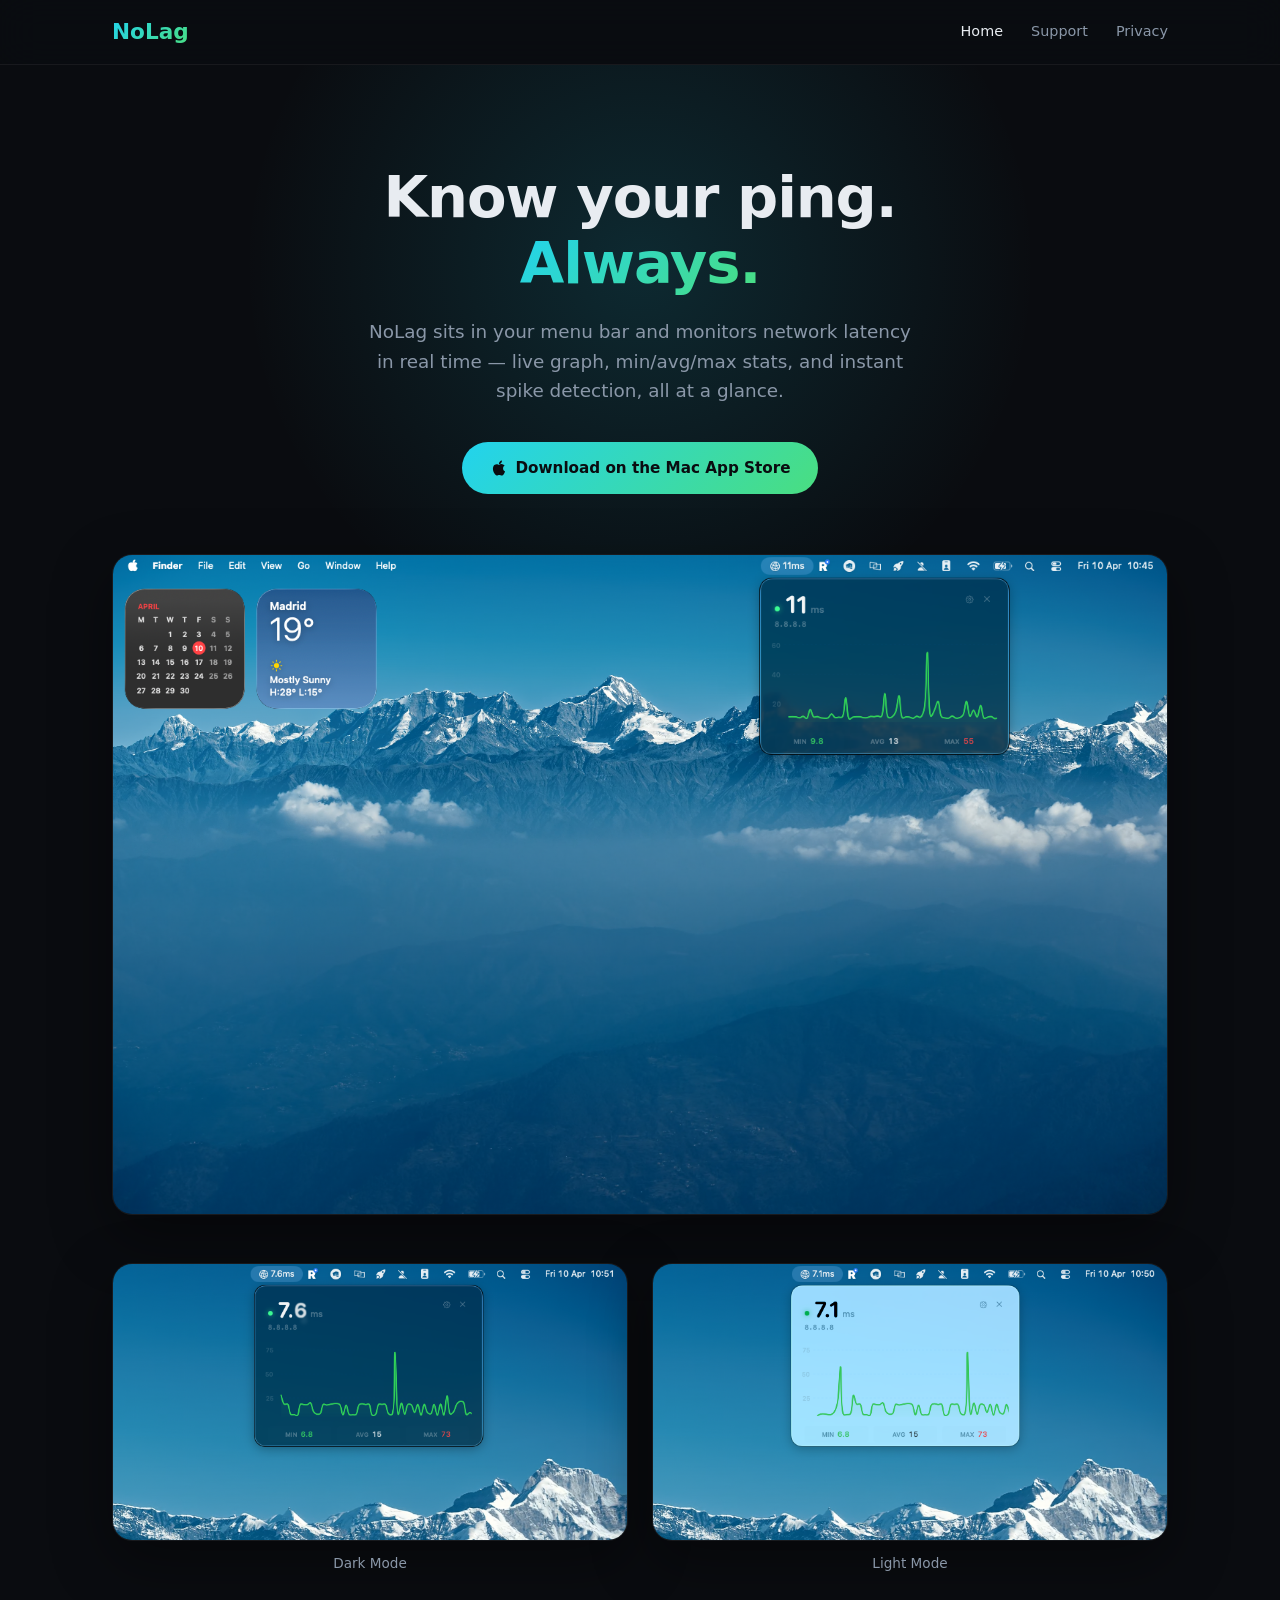
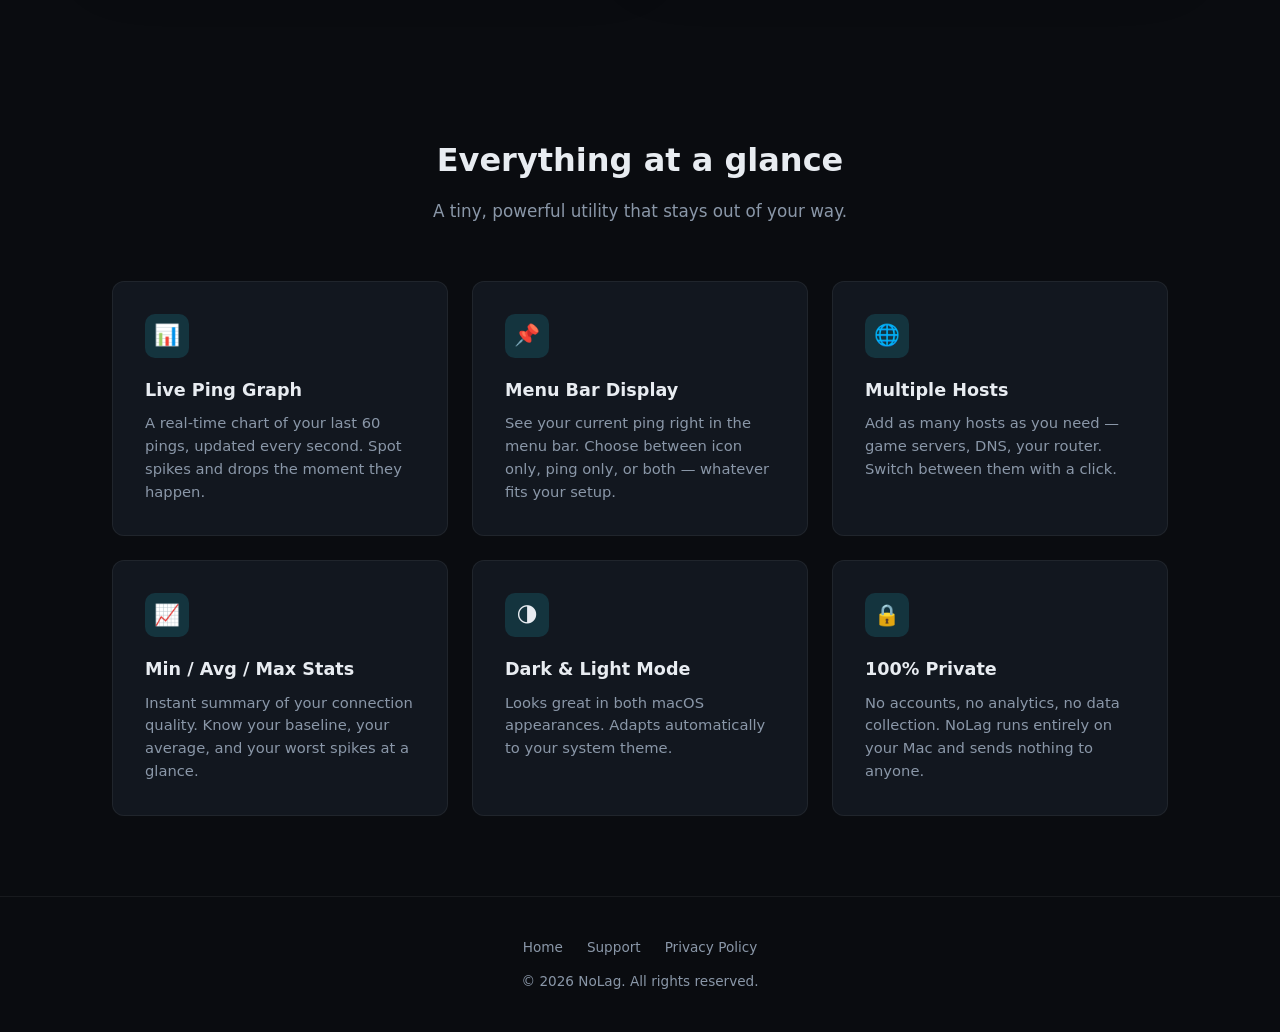
<file: nolag/index.html>
<!DOCTYPE html>
<html lang="en">
<head>
  <meta charset="UTF-8">
  <meta name="viewport" content="width=device-width, initial-scale=1.0">
  <title>NoLag — Real-Time Ping Monitor for Your Mac Menu Bar</title>
  <meta name="description" content="NoLag lives in your menu bar and shows your network latency in real time. Live ping graph, min/avg/max stats, multiple hosts, dark and light mode. Lightweight and private.">
  <link rel="stylesheet" href="css/style.css">
</head>
<body>

<!-- Nav -->
<nav class="nav">
  <div class="nav-inner">
    <a href="/nolag/" class="nav-logo"><span>NoLag</span></a>
    <div class="nav-links">
      <a href="/nolag/" class="active">Home</a>
      <a href="/nolag/support">Support</a>
      <a href="/nolag/privacy">Privacy</a>
    </div>
  </div>
</nav>

<!-- Hero -->
<section class="hero">
  <h1>Know your ping.<br><span class="gradient">Always.</span></h1>
  <p>NoLag sits in your menu bar and monitors network latency in real time — live graph, min/avg/max stats, and instant spike detection, all at a glance.</p>
  <div class="hero-cta">
    <a href="https://apps.apple.com/app/nolag" class="btn btn-primary">
      <svg width="18" height="18" viewBox="0 0 24 24" fill="currentColor"><path d="M18.71 19.5c-.83 1.24-1.71 2.45-3.05 2.47-1.34.03-1.77-.79-3.29-.79-1.53 0-2 .77-3.27.82-1.31.05-2.3-1.32-3.14-2.53C4.25 17 2.94 12.45 4.7 9.39c.87-1.52 2.43-2.48 4.12-2.51 1.28-.02 2.5.87 3.29.87.78 0 2.26-1.07 3.8-.91.65.03 2.47.26 3.64 1.98-.09.06-2.17 1.28-2.15 3.81.03 3.02 2.65 4.03 2.68 4.04-.03.07-.42 1.44-1.38 2.83M13 3.5c.73-.83 1.94-1.46 2.94-1.5.13 1.17-.34 2.35-1.04 3.19-.69.85-1.83 1.51-2.95 1.42-.15-1.15.41-2.35 1.05-3.11z"/></svg>
      Download on the Mac App Store
    </a>
  </div>
</section>

<!-- Screenshots -->
<section class="screenshots">
  <div class="screenshot-card">
    <img src="images/screenshot.png" alt="NoLag menu bar ping monitor showing a live latency graph with min, avg, and max stats on a macOS desktop" loading="lazy">
  </div>
  <div class="screenshot-pair">
    <div>
      <div class="screenshot-card">
        <img src="images/dark.png" alt="NoLag popover in dark mode showing 7.6ms ping with a live graph and min/avg/max stats" loading="lazy">
      </div>
      <p class="screenshot-label">Dark Mode</p>
    </div>
    <div>
      <div class="screenshot-card">
        <img src="images/light.png" alt="NoLag popover in light mode showing 7.1ms ping with a live graph and min/avg/max stats" loading="lazy">
      </div>
      <p class="screenshot-label">Light Mode</p>
    </div>
  </div>
</section>

<!-- Features -->
<section class="features">
  <div class="features-heading">
    <h2>Everything at a glance</h2>
    <p>A tiny, powerful utility that stays out of your way.</p>
  </div>
  <div class="features-grid">
    <div class="feature-card">
      <div class="feature-icon">📊</div>
      <h3>Live Ping Graph</h3>
      <p>A real-time chart of your last 60 pings, updated every second. Spot spikes and drops the moment they happen.</p>
    </div>
    <div class="feature-card">
      <div class="feature-icon">📌</div>
      <h3>Menu Bar Display</h3>
      <p>See your current ping right in the menu bar. Choose between icon only, ping only, or both — whatever fits your setup.</p>
    </div>
    <div class="feature-card">
      <div class="feature-icon">🌐</div>
      <h3>Multiple Hosts</h3>
      <p>Add as many hosts as you need — game servers, DNS, your router. Switch between them with a click.</p>
    </div>
    <div class="feature-card">
      <div class="feature-icon">📈</div>
      <h3>Min / Avg / Max Stats</h3>
      <p>Instant summary of your connection quality. Know your baseline, your average, and your worst spikes at a glance.</p>
    </div>
    <div class="feature-card">
      <div class="feature-icon">🌗</div>
      <h3>Dark &amp; Light Mode</h3>
      <p>Looks great in both macOS appearances. Adapts automatically to your system theme.</p>
    </div>
    <div class="feature-card">
      <div class="feature-icon">🔒</div>
      <h3>100% Private</h3>
      <p>No accounts, no analytics, no data collection. NoLag runs entirely on your Mac and sends nothing to anyone.</p>
    </div>
  </div>
</section>

<!-- Footer -->
<footer class="footer">
  <div class="footer-inner">
    <div class="footer-links">
      <a href="/nolag/">Home</a>
      <a href="/nolag/support">Support</a>
      <a href="/nolag/privacy">Privacy Policy</a>
    </div>
    <p>&copy; 2026 NoLag. All rights reserved.</p>
  </div>
</footer>

</body>
</html>
</file>
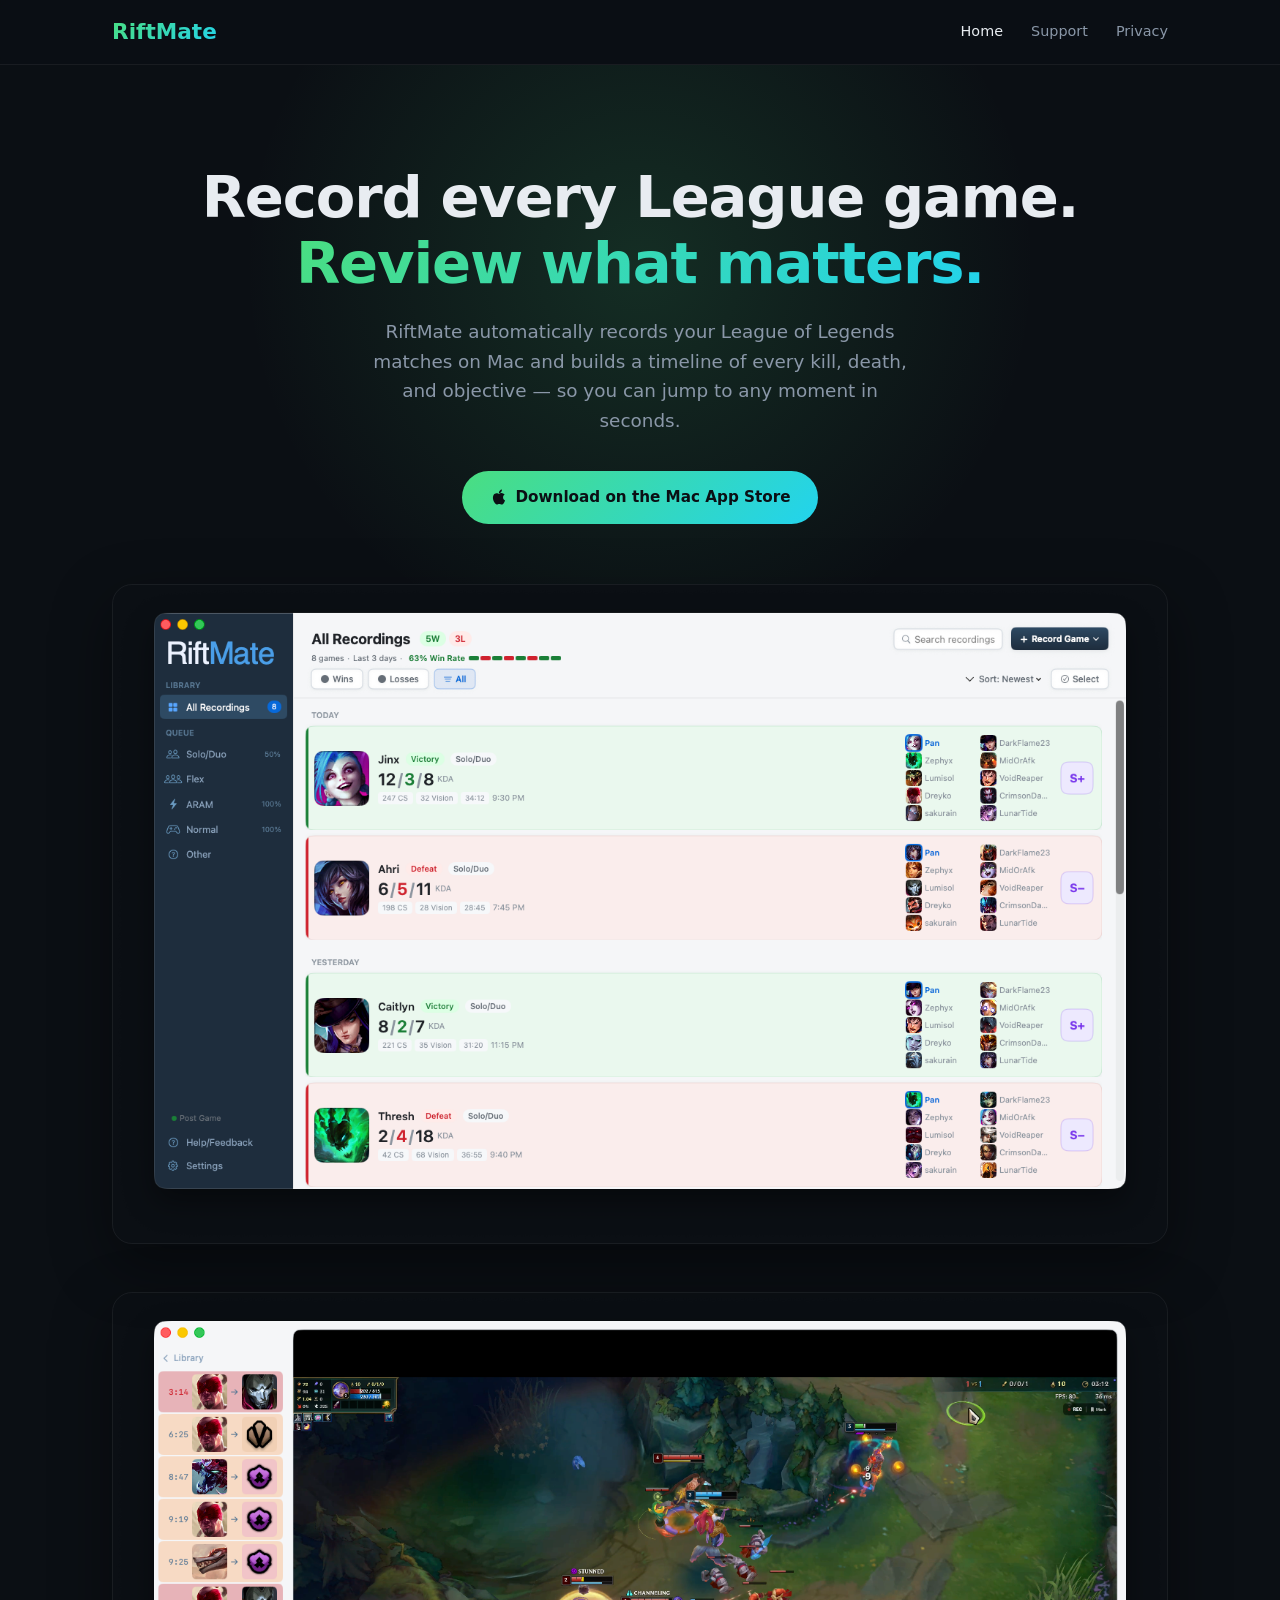
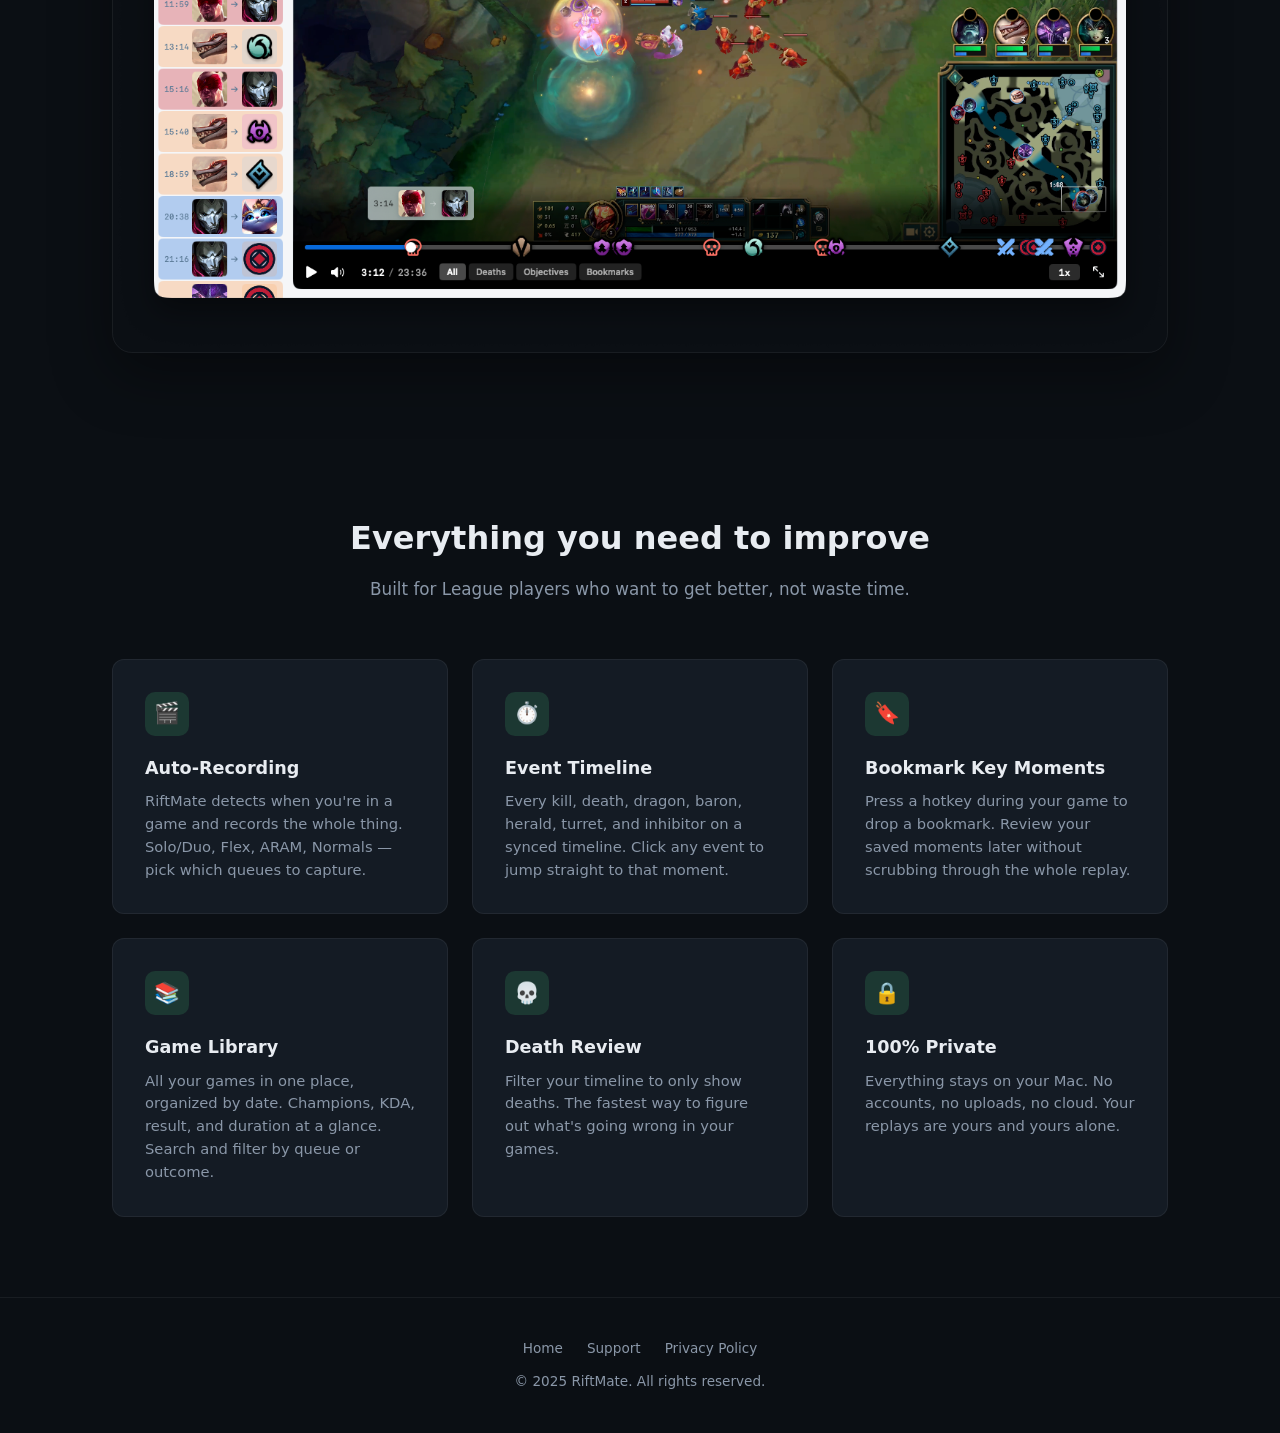
<file: riftmate/index.html>
<!DOCTYPE html>
<html lang="en">
<head>
  <meta charset="UTF-8">
  <meta name="viewport" content="width=device-width, initial-scale=1.0">
  <title>RiftMate — Record & Review Your League of Legends Games on Mac</title>
  <meta name="description" content="RiftMate automatically records your League of Legends games on Mac. Jump to kills, deaths, dragons, and barons instantly. Review your games, fix mistakes, climb ranked.">
  <link rel="stylesheet" href="css/style.css">
  <link rel="icon" type="image/png" href="images/favicon.png">
</head>
<body>

<!-- Nav -->
<nav class="nav">
  <div class="nav-inner">
    <a href="/riftmate/" class="nav-logo"><span>RiftMate</span></a>
    <div class="nav-links">
      <a href="/riftmate/" class="active">Home</a>
      <a href="/riftmate/support">Support</a>
      <a href="/riftmate/privacy">Privacy</a>
    </div>
  </div>
</nav>

<!-- Hero -->
<section class="hero">
  <h1>Record every League game.<br><span class="gradient">Review what matters.</span></h1>
  <p>RiftMate automatically records your League of Legends matches on Mac and builds a timeline of every kill, death, and objective — so you can jump to any moment in seconds.</p>
  <div class="hero-cta">
    <a href="https://apps.apple.com/app/riftmate" class="btn btn-primary">
      <svg width="18" height="18" viewBox="0 0 24 24" fill="currentColor"><path d="M18.71 19.5c-.83 1.24-1.71 2.45-3.05 2.47-1.34.03-1.77-.79-3.29-.79-1.53 0-2 .77-3.27.82-1.31.05-2.3-1.32-3.14-2.53C4.25 17 2.94 12.45 4.7 9.39c.87-1.52 2.43-2.48 4.12-2.51 1.28-.02 2.5.87 3.29.87.78 0 2.26-1.07 3.8-.91.65.03 2.47.26 3.64 1.98-.09.06-2.17 1.28-2.15 3.81.03 3.02 2.65 4.03 2.68 4.04-.03.07-.42 1.44-1.38 2.83M13 3.5c.73-.83 1.94-1.46 2.94-1.5.13 1.17-.34 2.35-1.04 3.19-.69.85-1.83 1.51-2.95 1.42-.15-1.15.41-2.35 1.05-3.11z"/></svg>
      Download on the Mac App Store
    </a>
  </div>
</section>

<!-- Screenshots -->
<section class="screenshots">
  <div class="screenshot-card">
    <img src="images/screenshot-library.png" alt="RiftMate game library showing recorded League of Legends matches with KDA, champions, and team compositions" loading="lazy">
  </div>
  <div class="screenshot-card">
    <img src="images/screenshot-replay.png" alt="RiftMate replay player with event timeline showing kills, deaths, and objectives during a League game" loading="lazy">
  </div>
</section>

<!-- Features -->
<section class="features">
  <div class="features-heading">
    <h2>Everything you need to improve</h2>
    <p>Built for League players who want to get better, not waste time.</p>
  </div>
  <div class="features-grid">
    <div class="feature-card">
      <div class="feature-icon">🎬</div>
      <h3>Auto-Recording</h3>
      <p>RiftMate detects when you're in a game and records the whole thing. Solo/Duo, Flex, ARAM, Normals — pick which queues to capture.</p>
    </div>
    <div class="feature-card">
      <div class="feature-icon">⏱️</div>
      <h3>Event Timeline</h3>
      <p>Every kill, death, dragon, baron, herald, turret, and inhibitor on a synced timeline. Click any event to jump straight to that moment.</p>
    </div>
    <div class="feature-card">
      <div class="feature-icon">🔖</div>
      <h3>Bookmark Key Moments</h3>
      <p>Press a hotkey during your game to drop a bookmark. Review your saved moments later without scrubbing through the whole replay.</p>
    </div>
    <div class="feature-card">
      <div class="feature-icon">📚</div>
      <h3>Game Library</h3>
      <p>All your games in one place, organized by date. Champions, KDA, result, and duration at a glance. Search and filter by queue or outcome.</p>
    </div>
    <div class="feature-card">
      <div class="feature-icon">💀</div>
      <h3>Death Review</h3>
      <p>Filter your timeline to only show deaths. The fastest way to figure out what's going wrong in your games.</p>
    </div>
    <div class="feature-card">
      <div class="feature-icon">🔒</div>
      <h3>100% Private</h3>
      <p>Everything stays on your Mac. No accounts, no uploads, no cloud. Your replays are yours and yours alone.</p>
    </div>
  </div>
</section>

<!-- Footer -->
<footer class="footer">
  <div class="footer-inner">
    <div class="footer-links">
      <a href="/riftmate/">Home</a>
      <a href="/riftmate/support">Support</a>
      <a href="/riftmate/privacy">Privacy Policy</a>
    </div>
    <p>&copy; 2025 RiftMate. All rights reserved.</p>
  </div>
</footer>

</body>
</html>
</file>
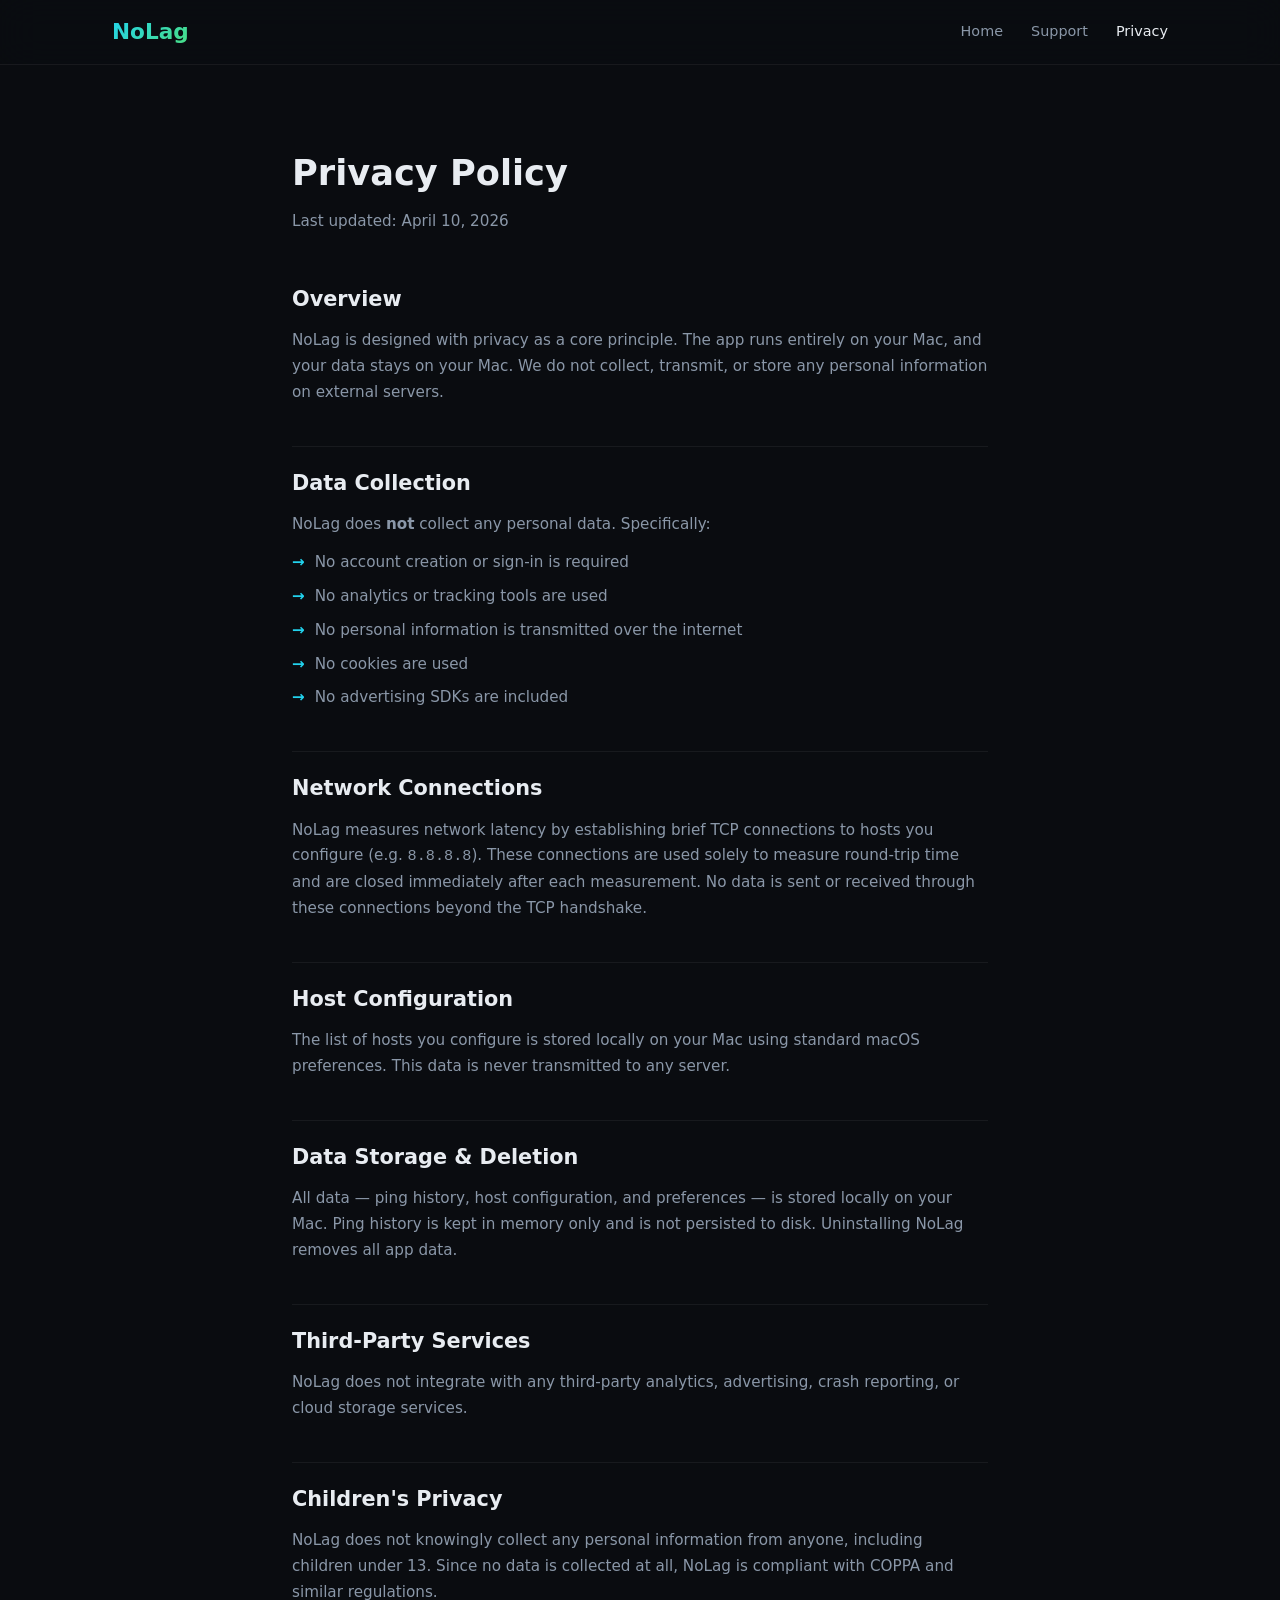
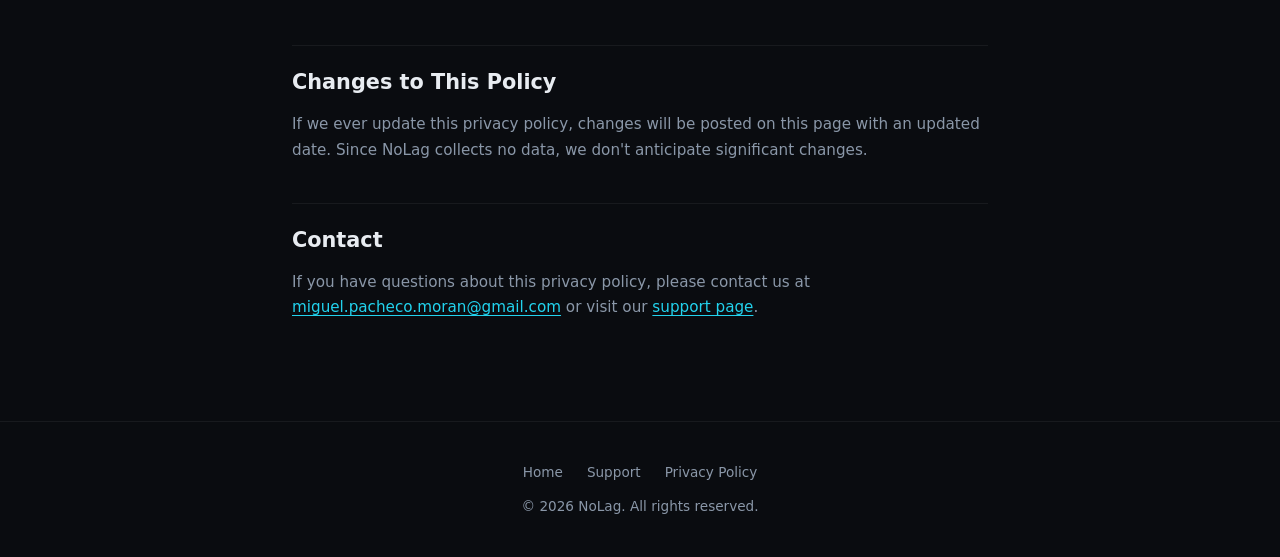
<file: nolag/privacy/index.html>
<!DOCTYPE html>
<html lang="en">
<head>
  <meta charset="UTF-8">
  <meta name="viewport" content="width=device-width, initial-scale=1.0">
  <title>Privacy Policy — NoLag</title>
  <meta name="description" content="NoLag privacy policy. Learn how NoLag handles your data — spoiler: everything stays on your Mac.">
  <link rel="stylesheet" href="../css/style.css">
</head>
<body>

<!-- Nav -->
<nav class="nav">
  <div class="nav-inner">
    <a href="/nolag/" class="nav-logo"><span>NoLag</span></a>
    <div class="nav-links">
      <a href="/nolag/">Home</a>
      <a href="/nolag/support">Support</a>
      <a href="/nolag/privacy" class="active">Privacy</a>
    </div>
  </div>
</nav>

<!-- Content -->
<main class="page-content">
  <h1>Privacy Policy</h1>
  <p class="subtitle">Last updated: April 10, 2026</p>

  <h2>Overview</h2>
  <p>NoLag is designed with privacy as a core principle. The app runs entirely on your Mac, and your data stays on your Mac. We do not collect, transmit, or store any personal information on external servers.</p>

  <h2>Data Collection</h2>
  <p>NoLag does <strong>not</strong> collect any personal data. Specifically:</p>
  <ul>
    <li>No account creation or sign-in is required</li>
    <li>No analytics or tracking tools are used</li>
    <li>No personal information is transmitted over the internet</li>
    <li>No cookies are used</li>
    <li>No advertising SDKs are included</li>
  </ul>

  <h2>Network Connections</h2>
  <p>NoLag measures network latency by establishing brief TCP connections to hosts you configure (e.g. <code>8.8.8.8</code>). These connections are used solely to measure round-trip time and are closed immediately after each measurement. No data is sent or received through these connections beyond the TCP handshake.</p>

  <h2>Host Configuration</h2>
  <p>The list of hosts you configure is stored locally on your Mac using standard macOS preferences. This data is never transmitted to any server.</p>

  <h2>Data Storage &amp; Deletion</h2>
  <p>All data — ping history, host configuration, and preferences — is stored locally on your Mac. Ping history is kept in memory only and is not persisted to disk. Uninstalling NoLag removes all app data.</p>

  <h2>Third-Party Services</h2>
  <p>NoLag does not integrate with any third-party analytics, advertising, crash reporting, or cloud storage services.</p>

  <h2>Children's Privacy</h2>
  <p>NoLag does not knowingly collect any personal information from anyone, including children under 13. Since no data is collected at all, NoLag is compliant with COPPA and similar regulations.</p>

  <h2>Changes to This Policy</h2>
  <p>If we ever update this privacy policy, changes will be posted on this page with an updated date. Since NoLag collects no data, we don't anticipate significant changes.</p>

  <h2>Contact</h2>
  <p>If you have questions about this privacy policy, please contact us at <a href="mailto:miguel.pacheco.moran@gmail.com">miguel.pacheco.moran@gmail.com</a> or visit our <a href="/nolag/support">support page</a>.</p>
</main>

<!-- Footer -->
<footer class="footer">
  <div class="footer-inner">
    <div class="footer-links">
      <a href="/nolag/">Home</a>
      <a href="/nolag/support">Support</a>
      <a href="/nolag/privacy">Privacy Policy</a>
    </div>
    <p>&copy; 2026 NoLag. All rights reserved.</p>
  </div>
</footer>

</body>
</html>
</file>
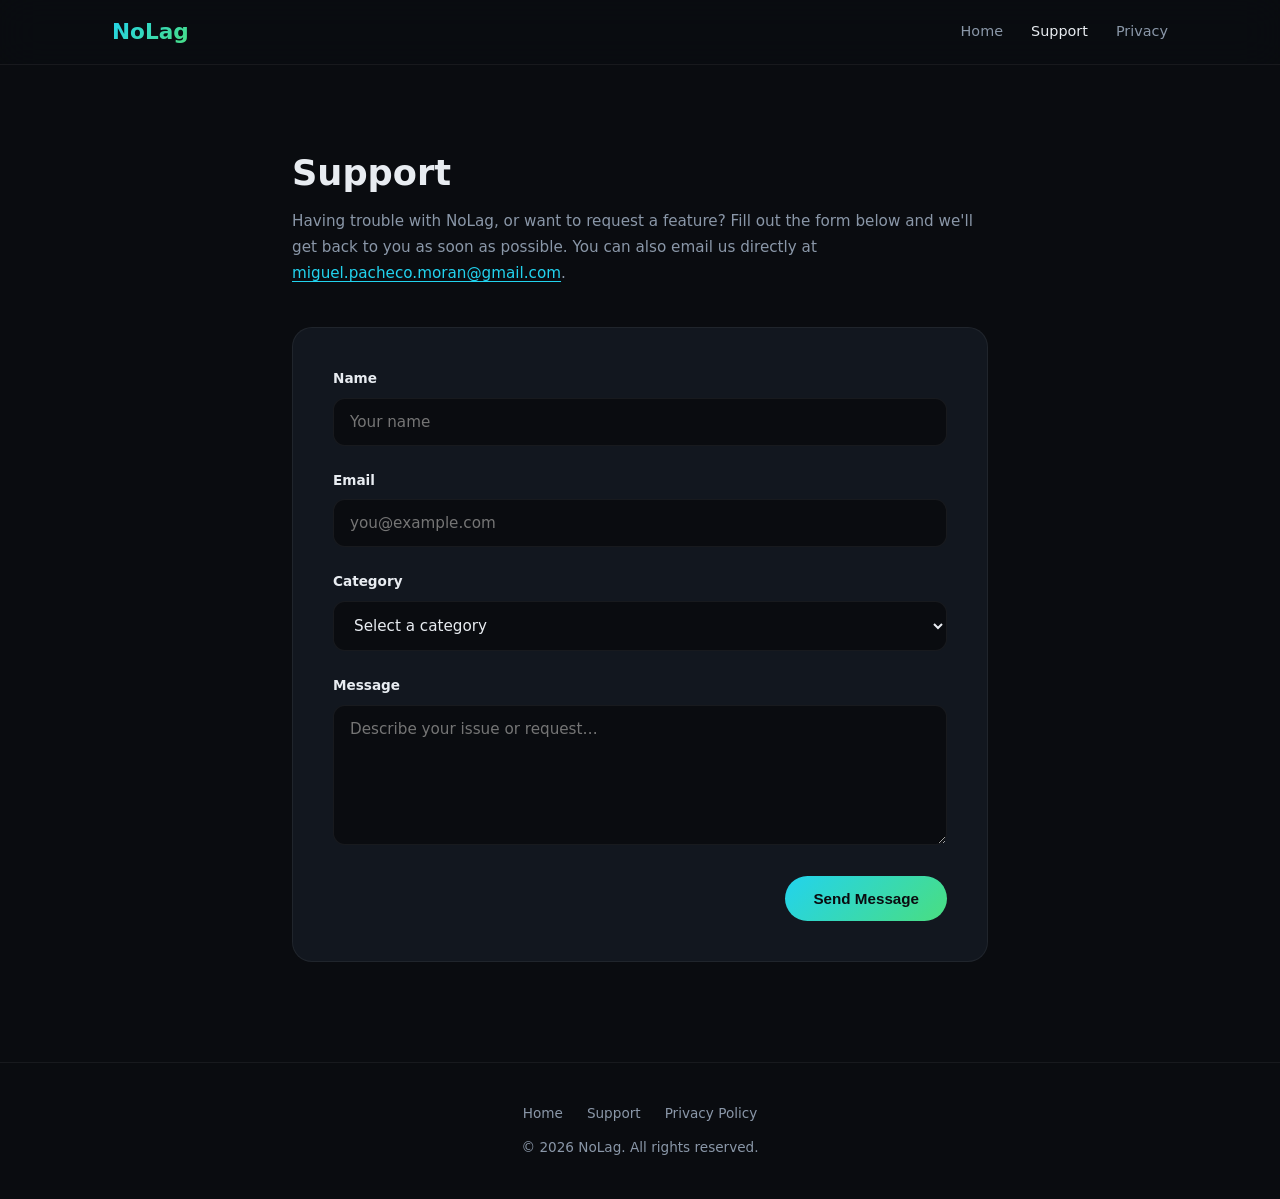
<file: nolag/support/index.html>
<!DOCTYPE html>
<html lang="en">
<head>
  <meta charset="UTF-8">
  <meta name="viewport" content="width=device-width, initial-scale=1.0">
  <title>Support — NoLag</title>
  <meta name="description" content="Get help with NoLag. Report bugs, ask questions, or request features.">
  <link rel="stylesheet" href="../css/style.css">
</head>
<body>

<!-- Nav -->
<nav class="nav">
  <div class="nav-inner">
    <a href="/nolag/" class="nav-logo"><span>NoLag</span></a>
    <div class="nav-links">
      <a href="/nolag/">Home</a>
      <a href="/nolag/support" class="active">Support</a>
      <a href="/nolag/privacy">Privacy</a>
    </div>
  </div>
</nav>

<!-- Content -->
<main class="page-content">
  <h1>Support</h1>
  <p class="support-intro">
    Having trouble with NoLag, or want to request a feature? Fill out the form below and we'll get back to you as soon as possible. You can also email us directly at <a href="mailto:miguel.pacheco.moran@gmail.com">miguel.pacheco.moran@gmail.com</a>.
  </p>

  <form class="support-form" action="https://formsubmit.co/miguel.pacheco.moran@gmail.com" method="POST">
    <!-- Honeypot spam protection -->
    <input type="text" name="_honey" style="display:none">
    <!-- Disable captcha page -->
    <input type="hidden" name="_captcha" value="false">
    <!-- Redirect after submission -->
    <input type="hidden" name="_next" value="https://miguel-mpm.github.io/nolag/support/thanks">
    <input type="hidden" name="_subject" value="NoLag Support Request">

    <div class="form-group">
      <label for="name">Name</label>
      <input type="text" id="name" name="name" placeholder="Your name" required>
    </div>

    <div class="form-group">
      <label for="email">Email</label>
      <input type="email" id="email" name="email" placeholder="you@example.com" required>
    </div>

    <div class="form-group">
      <label for="category">Category</label>
      <select id="category" name="category" required>
        <option value="" disabled selected>Select a category</option>
        <option value="bug">Bug Report</option>
        <option value="feature">Feature Request</option>
        <option value="question">General Question</option>
        <option value="other">Other</option>
      </select>
    </div>

    <div class="form-group">
      <label for="message">Message</label>
      <textarea id="message" name="message" placeholder="Describe your issue or request…" required></textarea>
    </div>

    <div class="form-submit">
      <button type="submit" class="btn btn-primary">Send Message</button>
    </div>
  </form>
</main>

<!-- Footer -->
<footer class="footer">
  <div class="footer-inner">
    <div class="footer-links">
      <a href="/nolag/">Home</a>
      <a href="/nolag/support">Support</a>
      <a href="/nolag/privacy">Privacy Policy</a>
    </div>
    <p>&copy; 2026 NoLag. All rights reserved.</p>
  </div>
</footer>

</body>
</html>
</file>
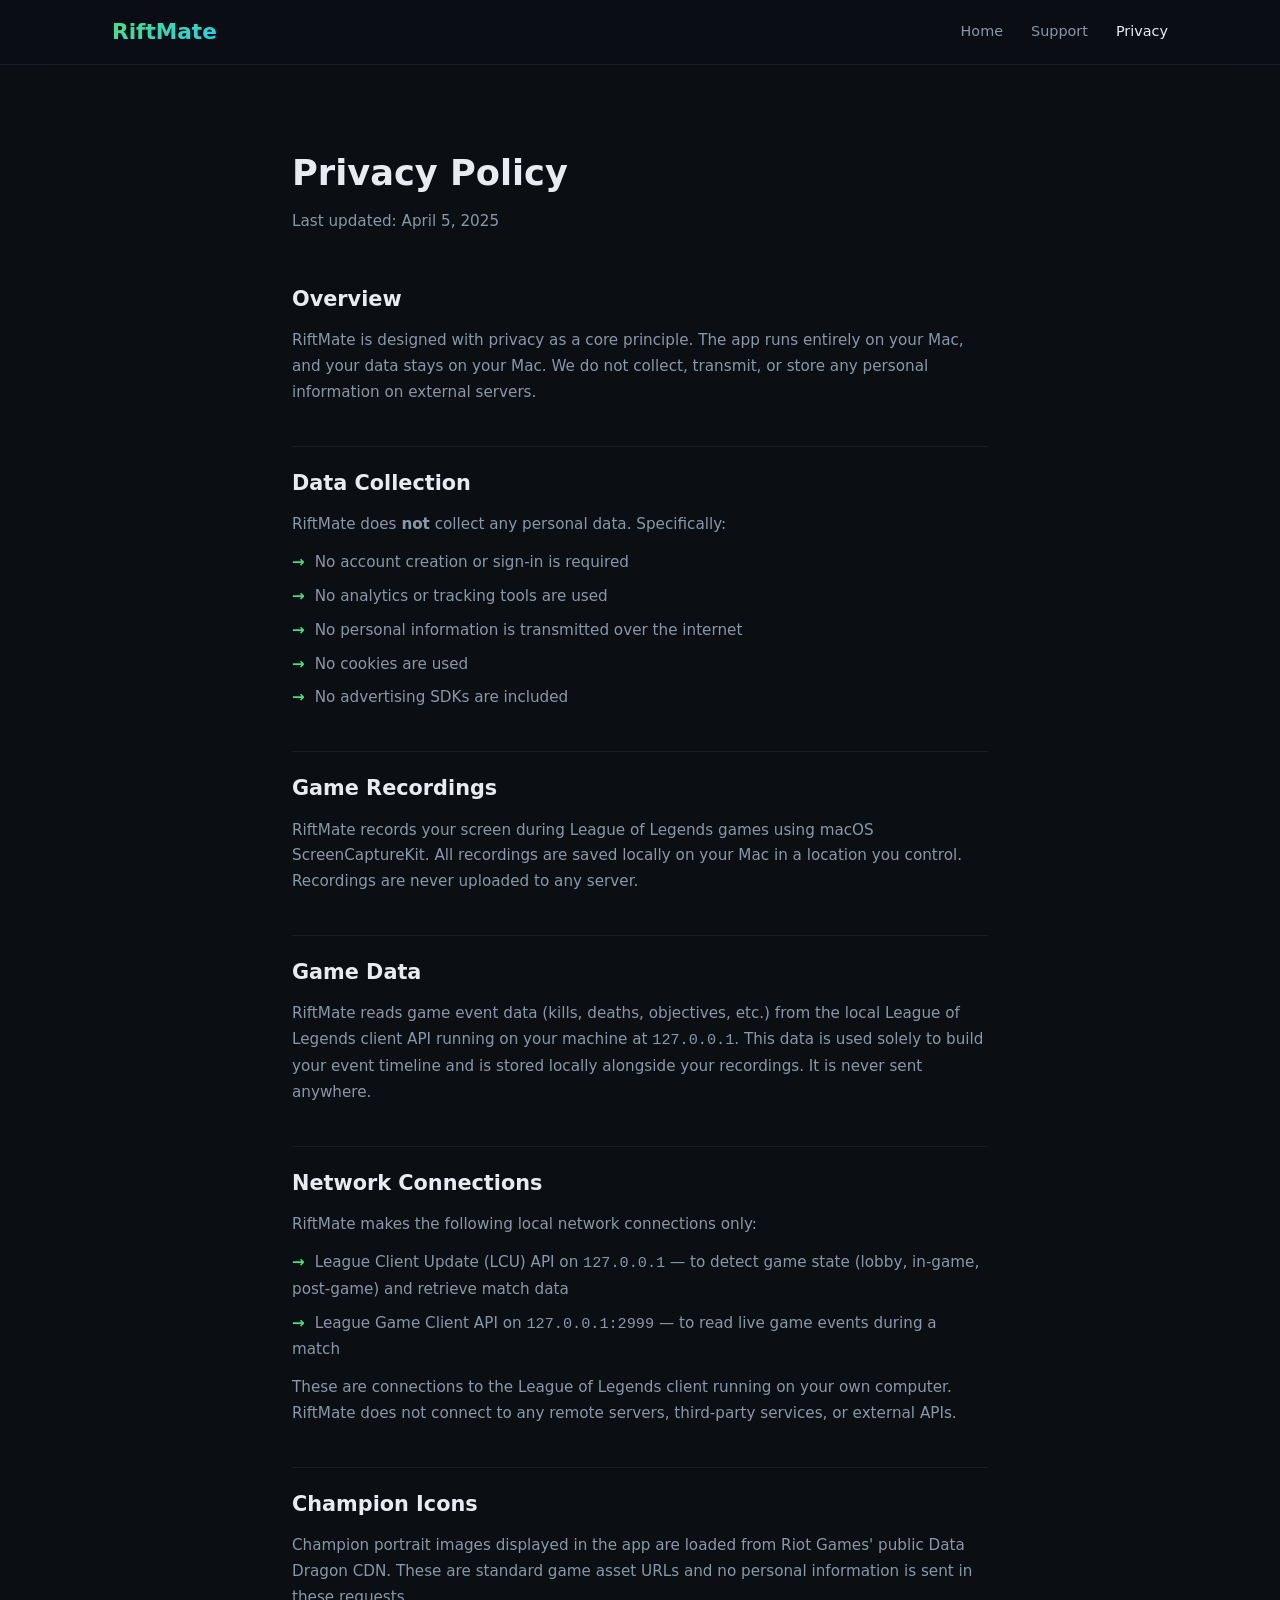
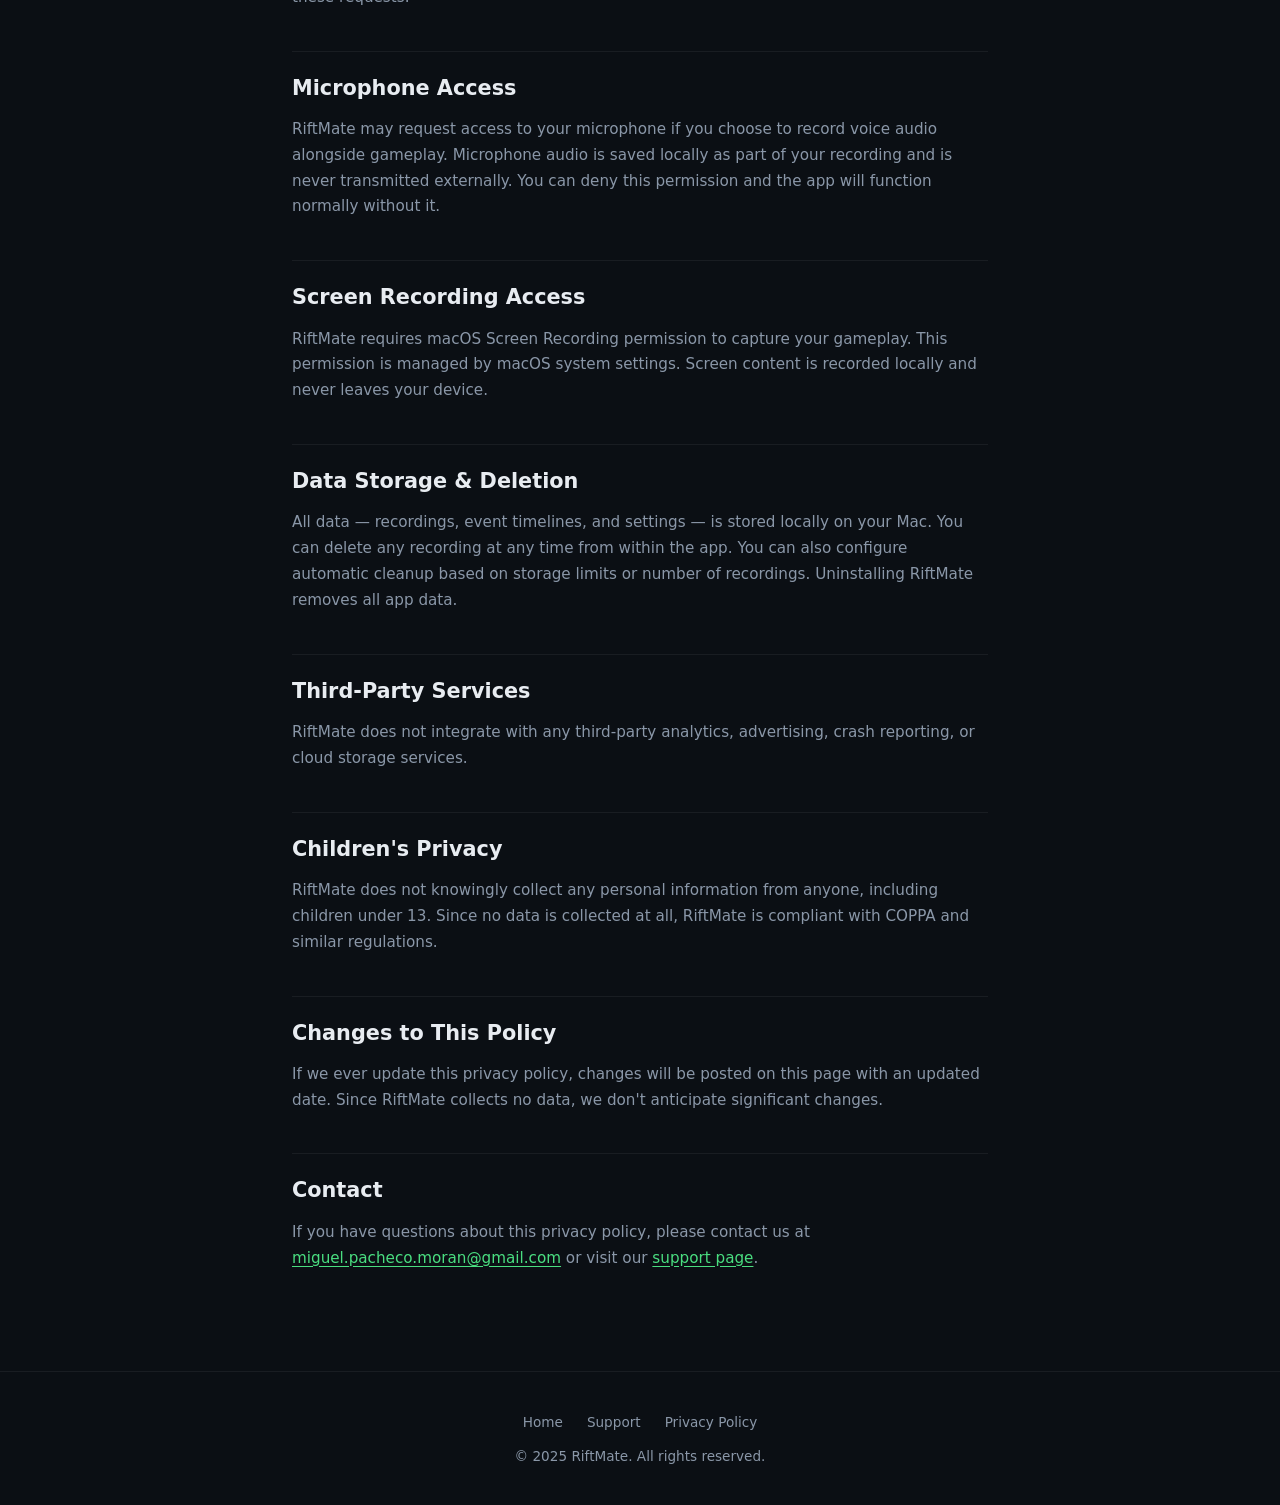
<file: riftmate/privacy/index.html>
<!DOCTYPE html>
<html lang="en">
<head>
  <meta charset="UTF-8">
  <meta name="viewport" content="width=device-width, initial-scale=1.0">
  <title>Privacy Policy — RiftMate</title>
  <meta name="description" content="RiftMate privacy policy. Learn how RiftMate handles your data — spoiler: everything stays on your Mac.">
  <link rel="stylesheet" href="../css/style.css">
  <link rel="icon" type="image/png" href="../images/favicon.png">
</head>
<body>

<!-- Nav -->
<nav class="nav">
  <div class="nav-inner">
    <a href="/riftmate/" class="nav-logo"><span>RiftMate</span></a>
    <div class="nav-links">
      <a href="/riftmate/">Home</a>
      <a href="/riftmate/support">Support</a>
      <a href="/riftmate/privacy" class="active">Privacy</a>
    </div>
  </div>
</nav>

<!-- Content -->
<main class="page-content">
  <h1>Privacy Policy</h1>
  <p class="subtitle">Last updated: April 5, 2025</p>

  <h2>Overview</h2>
  <p>RiftMate is designed with privacy as a core principle. The app runs entirely on your Mac, and your data stays on your Mac. We do not collect, transmit, or store any personal information on external servers.</p>

  <h2>Data Collection</h2>
  <p>RiftMate does <strong>not</strong> collect any personal data. Specifically:</p>
  <ul>
    <li>No account creation or sign-in is required</li>
    <li>No analytics or tracking tools are used</li>
    <li>No personal information is transmitted over the internet</li>
    <li>No cookies are used</li>
    <li>No advertising SDKs are included</li>
  </ul>

  <h2>Game Recordings</h2>
  <p>RiftMate records your screen during League of Legends games using macOS ScreenCaptureKit. All recordings are saved locally on your Mac in a location you control. Recordings are never uploaded to any server.</p>

  <h2>Game Data</h2>
  <p>RiftMate reads game event data (kills, deaths, objectives, etc.) from the local League of Legends client API running on your machine at <code>127.0.0.1</code>. This data is used solely to build your event timeline and is stored locally alongside your recordings. It is never sent anywhere.</p>

  <h2>Network Connections</h2>
  <p>RiftMate makes the following local network connections only:</p>
  <ul>
    <li>League Client Update (LCU) API on <code>127.0.0.1</code> — to detect game state (lobby, in-game, post-game) and retrieve match data</li>
    <li>League Game Client API on <code>127.0.0.1:2999</code> — to read live game events during a match</li>
  </ul>
  <p>These are connections to the League of Legends client running on your own computer. RiftMate does not connect to any remote servers, third-party services, or external APIs.</p>

  <h2>Champion Icons</h2>
  <p>Champion portrait images displayed in the app are loaded from Riot Games' public Data Dragon CDN. These are standard game asset URLs and no personal information is sent in these requests.</p>

  <h2>Microphone Access</h2>
  <p>RiftMate may request access to your microphone if you choose to record voice audio alongside gameplay. Microphone audio is saved locally as part of your recording and is never transmitted externally. You can deny this permission and the app will function normally without it.</p>

  <h2>Screen Recording Access</h2>
  <p>RiftMate requires macOS Screen Recording permission to capture your gameplay. This permission is managed by macOS system settings. Screen content is recorded locally and never leaves your device.</p>

  <h2>Data Storage &amp; Deletion</h2>
  <p>All data — recordings, event timelines, and settings — is stored locally on your Mac. You can delete any recording at any time from within the app. You can also configure automatic cleanup based on storage limits or number of recordings. Uninstalling RiftMate removes all app data.</p>

  <h2>Third-Party Services</h2>
  <p>RiftMate does not integrate with any third-party analytics, advertising, crash reporting, or cloud storage services.</p>

  <h2>Children's Privacy</h2>
  <p>RiftMate does not knowingly collect any personal information from anyone, including children under 13. Since no data is collected at all, RiftMate is compliant with COPPA and similar regulations.</p>

  <h2>Changes to This Policy</h2>
  <p>If we ever update this privacy policy, changes will be posted on this page with an updated date. Since RiftMate collects no data, we don't anticipate significant changes.</p>

  <h2>Contact</h2>
  <p>If you have questions about this privacy policy, please contact us at <a href="mailto:miguel.pacheco.moran@gmail.com">miguel.pacheco.moran@gmail.com</a> or visit our <a href="/riftmate/support">support page</a>.</p>
</main>

<!-- Footer -->
<footer class="footer">
  <div class="footer-inner">
    <div class="footer-links">
      <a href="/riftmate/">Home</a>
      <a href="/riftmate/support">Support</a>
      <a href="/riftmate/privacy">Privacy Policy</a>
    </div>
    <p>&copy; 2025 RiftMate. All rights reserved.</p>
  </div>
</footer>

</body>
</html>
</file>
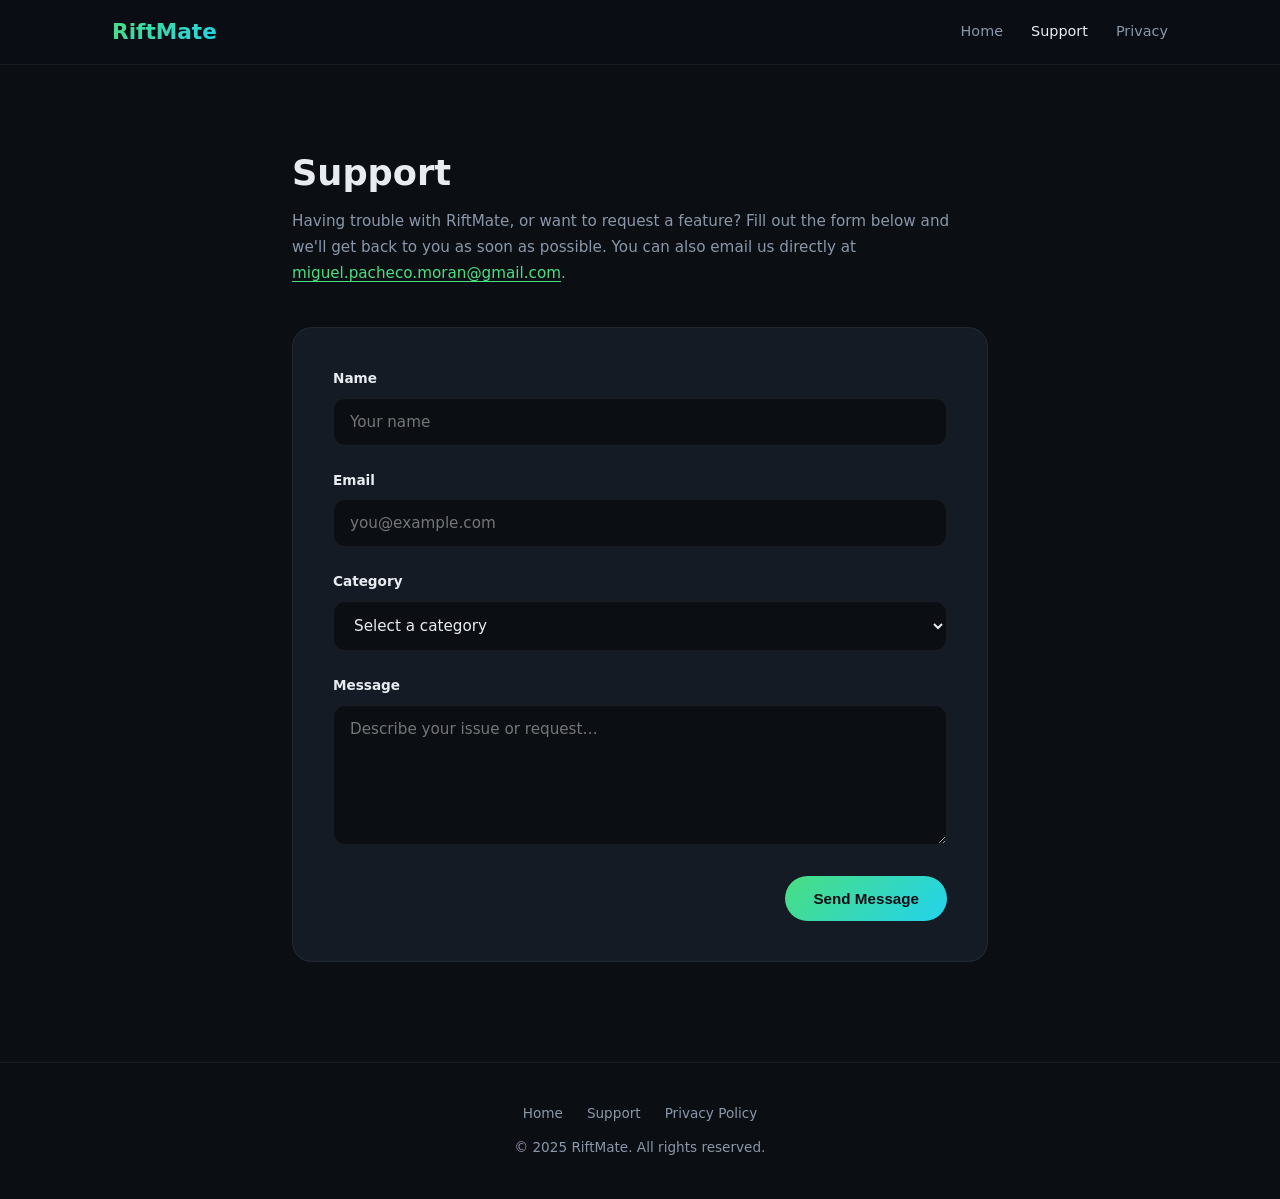
<file: riftmate/support/index.html>
<!DOCTYPE html>
<html lang="en">
<head>
  <meta charset="UTF-8">
  <meta name="viewport" content="width=device-width, initial-scale=1.0">
  <title>Support — RiftMate</title>
  <meta name="description" content="Get help with RiftMate. Report bugs, ask questions, or request features.">
  <link rel="stylesheet" href="../css/style.css">
  <link rel="icon" type="image/png" href="../images/favicon.png">
</head>
<body>

<!-- Nav -->
<nav class="nav">
  <div class="nav-inner">
    <a href="/riftmate/" class="nav-logo"><span>RiftMate</span></a>
    <div class="nav-links">
      <a href="/riftmate/">Home</a>
      <a href="/riftmate/support" class="active">Support</a>
      <a href="/riftmate/privacy">Privacy</a>
    </div>
  </div>
</nav>

<!-- Content -->
<main class="page-content">
  <h1>Support</h1>
  <p class="support-intro">
    Having trouble with RiftMate, or want to request a feature? Fill out the form below and we'll get back to you as soon as possible. You can also email us directly at <a href="mailto:miguel.pacheco.moran@gmail.com">miguel.pacheco.moran@gmail.com</a>.
  </p>

  <form class="support-form" action="https://formsubmit.co/miguel.pacheco.moran@gmail.com" method="POST">
    <!-- Honeypot spam protection -->
    <input type="text" name="_honey" style="display:none">
    <!-- Disable captcha page -->
    <input type="hidden" name="_captcha" value="false">
    <!-- Redirect back to support page after submission -->
    <input type="hidden" name="_next" value="https://miguel-mpm.github.io/riftmate/support/thanks">
    <input type="hidden" name="_subject" value="RiftMate Support Request">

    <div class="form-group">
      <label for="name">Name</label>
      <input type="text" id="name" name="name" placeholder="Your name" required>
    </div>

    <div class="form-group">
      <label for="email">Email</label>
      <input type="email" id="email" name="email" placeholder="you@example.com" required>
    </div>

    <div class="form-group">
      <label for="category">Category</label>
      <select id="category" name="category" required>
        <option value="" disabled selected>Select a category</option>
        <option value="bug">Bug Report</option>
        <option value="feature">Feature Request</option>
        <option value="question">General Question</option>
        <option value="other">Other</option>
      </select>
    </div>

    <div class="form-group">
      <label for="message">Message</label>
      <textarea id="message" name="message" placeholder="Describe your issue or request…" required></textarea>
    </div>

    <div class="form-submit">
      <button type="submit" class="btn btn-primary">Send Message</button>
    </div>
  </form>
</main>

<!-- Footer -->
<footer class="footer">
  <div class="footer-inner">
    <div class="footer-links">
      <a href="/riftmate/">Home</a>
      <a href="/riftmate/support">Support</a>
      <a href="/riftmate/privacy">Privacy Policy</a>
    </div>
    <p>&copy; 2025 RiftMate. All rights reserved.</p>
  </div>
</footer>

</body>
</html>
</file>
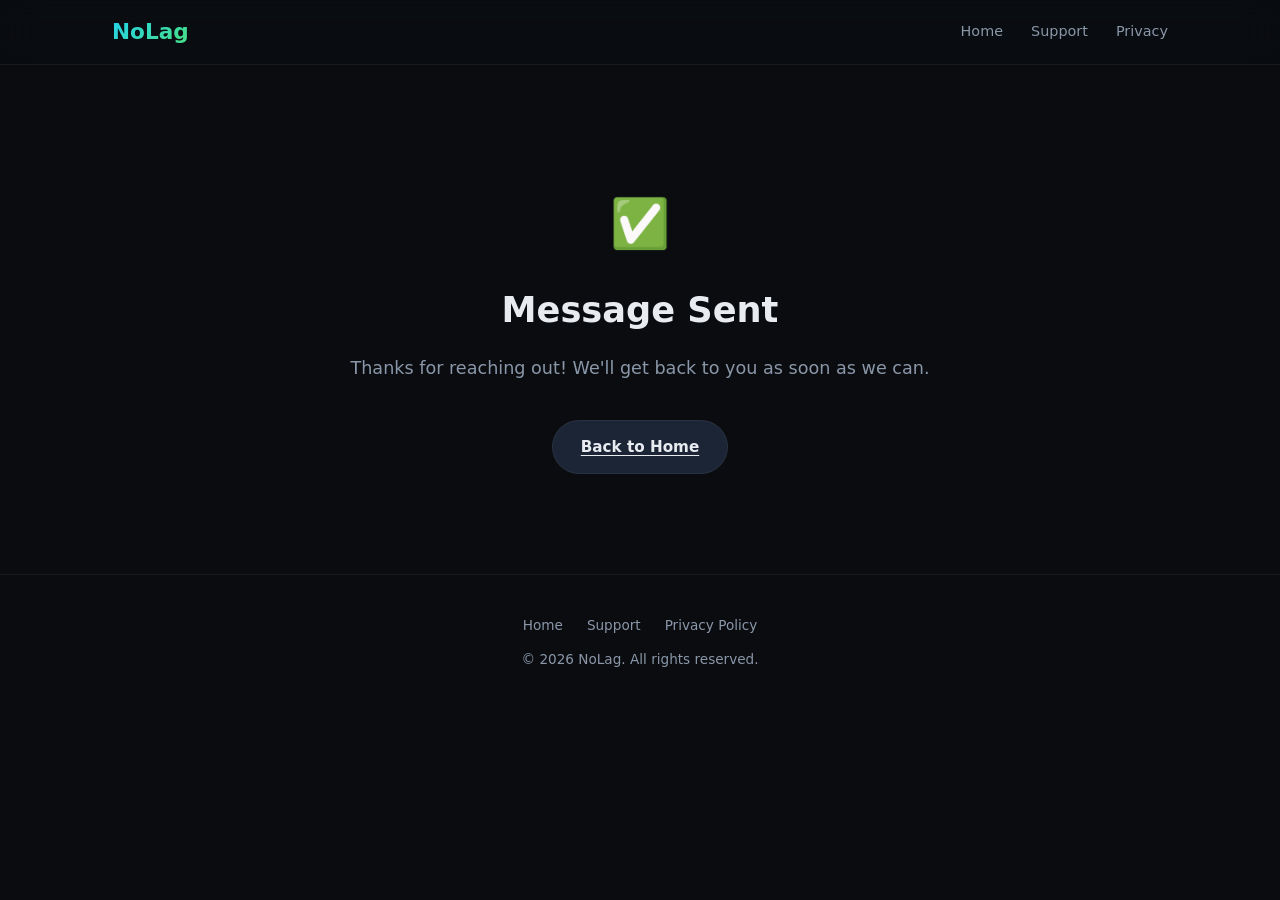
<file: nolag/support/thanks/index.html>
<!DOCTYPE html>
<html lang="en">
<head>
  <meta charset="UTF-8">
  <meta name="viewport" content="width=device-width, initial-scale=1.0">
  <title>Message Sent — NoLag Support</title>
  <link rel="stylesheet" href="../../css/style.css">
</head>
<body>

<!-- Nav -->
<nav class="nav">
  <div class="nav-inner">
    <a href="/nolag/" class="nav-logo"><span>NoLag</span></a>
    <div class="nav-links">
      <a href="/nolag/">Home</a>
      <a href="/nolag/support">Support</a>
      <a href="/nolag/privacy">Privacy</a>
    </div>
  </div>
</nav>

<!-- Content -->
<main class="page-content" style="text-align: center; padding-top: 120px;">
  <div style="font-size: 3rem; margin-bottom: 20px;">✅</div>
  <h1>Message Sent</h1>
  <p style="color: var(--text-muted); margin-top: 16px; font-size: 1.1rem;">Thanks for reaching out! We'll get back to you as soon as we can.</p>
  <div style="margin-top: 36px;">
    <a href="/nolag/" class="btn btn-secondary">Back to Home</a>
  </div>
</main>

<!-- Footer -->
<footer class="footer">
  <div class="footer-inner">
    <div class="footer-links">
      <a href="/nolag/">Home</a>
      <a href="/nolag/support">Support</a>
      <a href="/nolag/privacy">Privacy Policy</a>
    </div>
    <p>&copy; 2026 NoLag. All rights reserved.</p>
  </div>
</footer>

</body>
</html>
</file>
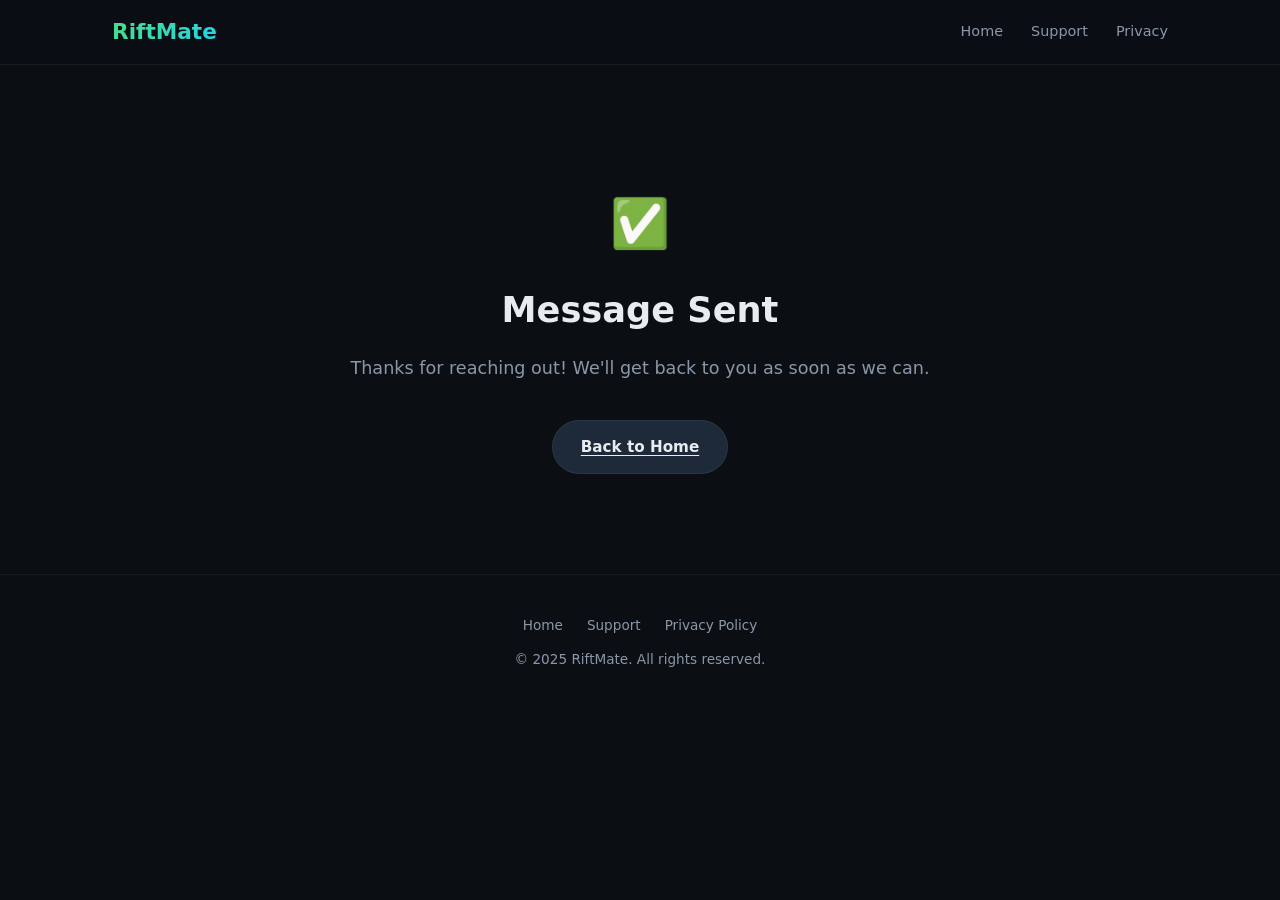
<file: riftmate/support/thanks/index.html>
<!DOCTYPE html>
<html lang="en">
<head>
  <meta charset="UTF-8">
  <meta name="viewport" content="width=device-width, initial-scale=1.0">
  <title>Message Sent — RiftMate Support</title>
  <link rel="stylesheet" href="../../css/style.css">
  <link rel="icon" type="image/png" href="../../images/favicon.png">
</head>
<body>

<!-- Nav -->
<nav class="nav">
  <div class="nav-inner">
    <a href="/riftmate/" class="nav-logo"><span>RiftMate</span></a>
    <div class="nav-links">
      <a href="/riftmate/">Home</a>
      <a href="/riftmate/support">Support</a>
      <a href="/riftmate/privacy">Privacy</a>
    </div>
  </div>
</nav>

<!-- Content -->
<main class="page-content" style="text-align: center; padding-top: 120px;">
  <div style="font-size: 3rem; margin-bottom: 20px;">✅</div>
  <h1>Message Sent</h1>
  <p style="color: var(--text-muted); margin-top: 16px; font-size: 1.1rem;">Thanks for reaching out! We'll get back to you as soon as we can.</p>
  <div style="margin-top: 36px;">
    <a href="/riftmate/" class="btn btn-secondary">Back to Home</a>
  </div>
</main>

<!-- Footer -->
<footer class="footer">
  <div class="footer-inner">
    <div class="footer-links">
      <a href="/riftmate/">Home</a>
      <a href="/riftmate/support">Support</a>
      <a href="/riftmate/privacy">Privacy Policy</a>
    </div>
    <p>&copy; 2025 RiftMate. All rights reserved.</p>
  </div>
</footer>

</body>
</html>
</file>
<file: nolag/css/style.css>
/* ── Reset & Base ────────────────────────────────── */
*, *::before, *::after { margin: 0; padding: 0; box-sizing: border-box; }

:root {
  --bg:          #0a0c10;
  --bg-card:     #12171f;
  --bg-card-alt: #182030;
  --surface:     #1c2536;
  --border:      rgba(255,255,255,.06);
  --text:        #e8ecf1;
  --text-muted:  #8a97a8;
  --accent:      #22d3ee;
  --accent-glow: rgba(34,211,238,.15);
  --green:       #4ade80;
  --red:         #f87171;
  --gradient:    linear-gradient(135deg, #22d3ee 0%, #4ade80 100%);
  --radius:      12px;
  --radius-lg:   20px;
  --max-w:       1120px;
  --font:        -apple-system, BlinkMacSystemFont, 'SF Pro Display', 'Inter', system-ui, sans-serif;
}

html { scroll-behavior: smooth; }
body {
  font-family: var(--font);
  background: var(--bg);
  color: var(--text);
  line-height: 1.6;
  -webkit-font-smoothing: antialiased;
}

a { color: var(--accent); text-decoration: none; transition: opacity .2s; }
a:hover { opacity: .85; }

img { display: block; max-width: 100%; }

/* ── Nav ─────────────────────────────────────────── */
.nav {
  position: sticky; top: 0; z-index: 100;
  backdrop-filter: blur(20px) saturate(1.4);
  -webkit-backdrop-filter: blur(20px) saturate(1.4);
  background: rgba(10,12,16,.75);
  border-bottom: 1px solid var(--border);
}
.nav-inner {
  max-width: var(--max-w);
  margin: 0 auto;
  padding: 0 32px;
  height: 64px;
  display: flex; align-items: center; justify-content: space-between;
}
.nav-logo {
  font-size: 1.35rem; font-weight: 700; color: var(--text);
  display: flex; align-items: center; gap: 8px;
}
.nav-logo span { background: var(--gradient); -webkit-background-clip: text; -webkit-text-fill-color: transparent; }
.nav-links { display: flex; gap: 28px; }
.nav-links a {
  color: var(--text-muted); font-size: .9rem; font-weight: 500;
  transition: color .2s;
}
.nav-links a:hover, .nav-links a.active { color: var(--text); opacity: 1; }

/* ── Hero ────────────────────────────────────────── */
.hero {
  text-align: center;
  padding: 100px 32px 60px;
  position: relative;
  overflow: hidden;
}
.hero::before {
  content: '';
  position: absolute; top: -200px; left: 50%; transform: translateX(-50%);
  width: 800px; height: 800px;
  background: radial-gradient(circle, var(--accent-glow) 0%, transparent 70%);
  pointer-events: none;
}
.hero h1 {
  font-size: clamp(2.4rem, 5vw, 3.6rem);
  font-weight: 800; letter-spacing: -.02em;
  line-height: 1.15; position: relative;
}
.hero h1 .gradient {
  background: var(--gradient);
  -webkit-background-clip: text; -webkit-text-fill-color: transparent;
}
.hero p {
  margin-top: 20px; font-size: 1.15rem; color: var(--text-muted);
  max-width: 560px; margin-left: auto; margin-right: auto;
  position: relative;
}
.hero-cta {
  margin-top: 36px; display: flex; gap: 14px;
  justify-content: center; flex-wrap: wrap;
  position: relative;
}
.btn {
  display: inline-flex; align-items: center; gap: 8px;
  padding: 14px 28px; border-radius: 50px; font-weight: 600;
  font-size: .95rem; transition: all .25s; border: none; cursor: pointer;
}
.btn-primary {
  background: var(--gradient); color: #0a0c10;
}
.btn-primary:hover { transform: translateY(-2px); box-shadow: 0 8px 30px var(--accent-glow); opacity: 1; }
.btn-secondary {
  background: var(--surface); color: var(--text);
  border: 1px solid var(--border);
}
.btn-secondary:hover { background: var(--bg-card-alt); border-color: rgba(255,255,255,.12); opacity: 1; }

/* ── Screenshots ─────────────────────────────────── */
.screenshots {
  max-width: var(--max-w);
  margin: 0 auto;
  padding: 0 32px 80px;
  display: flex; flex-direction: column; gap: 48px;
}

.screenshot-pair {
  display: grid;
  grid-template-columns: 1fr 1fr;
  gap: 24px;
}

.screenshot-card {
  border-radius: var(--radius-lg);
  overflow: hidden;
  border: 1px solid var(--border);
  box-shadow: 0 20px 60px rgba(0,0,0,.4);
  transition: transform .4s ease, box-shadow .4s ease;
}
.screenshot-card:hover {
  transform: translateY(-4px);
  box-shadow: 0 30px 80px rgba(0,0,0,.5);
}
.screenshot-card img { width: 100%; }

.screenshot-label {
  text-align: center;
  margin-top: 12px;
  font-size: .85rem;
  color: var(--text-muted);
  font-weight: 500;
}

/* ── Features ────────────────────────────────────── */
.features {
  max-width: var(--max-w);
  margin: 0 auto;
  padding: 80px 32px;
}
.features-heading {
  text-align: center; margin-bottom: 56px;
}
.features-heading h2 {
  font-size: 2rem; font-weight: 700;
}
.features-heading p {
  color: var(--text-muted); margin-top: 12px; font-size: 1.05rem;
}
.features-grid {
  display: grid;
  grid-template-columns: repeat(auto-fit, minmax(300px, 1fr));
  gap: 24px;
}
.feature-card {
  background: var(--bg-card);
  border: 1px solid var(--border);
  border-radius: var(--radius);
  padding: 32px;
  transition: border-color .3s, background .3s;
}
.feature-card:hover {
  border-color: rgba(34,211,238,.2);
  background: var(--bg-card-alt);
}
.feature-icon {
  width: 44px; height: 44px;
  border-radius: 10px;
  background: var(--accent-glow);
  display: flex; align-items: center; justify-content: center;
  font-size: 1.3rem; margin-bottom: 18px;
}
.feature-card h3 { font-size: 1.1rem; font-weight: 600; margin-bottom: 8px; }
.feature-card p  { color: var(--text-muted); font-size: .92rem; line-height: 1.55; }

/* ── Page Content (Privacy, Support) ─────────────── */
.page-content {
  max-width: 760px;
  margin: 0 auto;
  padding: 80px 32px 100px;
}
.page-content h1 {
  font-size: 2.2rem; font-weight: 800; margin-bottom: 8px;
}
.page-content .subtitle {
  color: var(--text-muted); font-size: .95rem; margin-bottom: 48px;
}
.page-content h2 {
  font-size: 1.3rem; font-weight: 700; margin: 40px 0 12px;
  padding-top: 20px;
  border-top: 1px solid var(--border);
}
.page-content h2:first-of-type { border-top: none; padding-top: 0; }
.page-content p, .page-content li {
  color: var(--text-muted); font-size: .95rem; line-height: 1.7;
}
.page-content ul { list-style: none; padding-left: 0; margin: 12px 0; }
.page-content li::before {
  content: '→'; color: var(--accent); margin-right: 10px; font-weight: 600;
}
.page-content li { margin-bottom: 8px; }
.page-content a { text-decoration: underline; text-underline-offset: 3px; }

/* ── Support Form ────────────────────────────────── */
.support-intro {
  color: var(--text-muted); font-size: 1rem; margin-bottom: 40px; line-height: 1.7;
}
.support-form {
  background: var(--bg-card);
  border: 1px solid var(--border);
  border-radius: var(--radius-lg);
  padding: 40px;
}
.form-group { margin-bottom: 24px; }
.form-group label {
  display: block; font-size: .85rem; font-weight: 600;
  margin-bottom: 8px; color: var(--text);
}
.form-group input,
.form-group textarea,
.form-group select {
  width: 100%;
  padding: 14px 16px;
  background: var(--bg);
  border: 1px solid var(--border);
  border-radius: var(--radius);
  color: var(--text);
  font-family: var(--font);
  font-size: .95rem;
  transition: border-color .2s;
  outline: none;
}
.form-group input:focus,
.form-group textarea:focus,
.form-group select:focus {
  border-color: var(--accent);
}
.form-group textarea { resize: vertical; min-height: 140px; }
.form-group select option { background: var(--bg); }
.form-submit {
  display: flex; justify-content: flex-end;
}

/* ── Footer ──────────────────────────────────────── */
.footer {
  border-top: 1px solid var(--border);
  padding: 40px 32px;
  text-align: center;
  color: var(--text-muted);
  font-size: .85rem;
}
.footer-inner {
  max-width: var(--max-w);
  margin: 0 auto;
  display: flex; flex-direction: column; gap: 12px;
  align-items: center;
}
.footer-links { display: flex; gap: 24px; }
.footer-links a { color: var(--text-muted); }
.footer-links a:hover { color: var(--text); }

/* ── Utilities ───────────────────────────────────── */
.text-center { text-align: center; }

/* ── Responsive ──────────────────────────────────── */
@media (max-width: 640px) {
  .nav-inner { padding: 0 20px; }
  .nav-links { gap: 18px; }
  .nav-links a { font-size: .82rem; }
  .hero { padding: 70px 20px 40px; }
  .features { padding: 60px 20px; }
  .screenshots { padding: 0 20px 60px; }
  .screenshot-pair { grid-template-columns: 1fr; }
  .features-grid { grid-template-columns: 1fr; }
  .page-content { padding: 60px 20px 80px; }
  .support-form { padding: 24px; }
}
</file>
<file: riftmate/css/style.css>
/* ── Reset & Base ────────────────────────────────── */
*, *::before, *::after { margin: 0; padding: 0; box-sizing: border-box; }

:root {
  --bg:          #0b0f14;
  --bg-card:     #141b24;
  --bg-card-alt: #1a2332;
  --surface:     #1e2a3a;
  --border:      rgba(255,255,255,.06);
  --text:        #e8ecf1;
  --text-muted:  #8a97a8;
  --accent:      #4ade80;
  --accent-glow: rgba(74,222,128,.15);
  --red:         #f87171;
  --gradient:    linear-gradient(135deg, #4ade80 0%, #22d3ee 100%);
  --radius:      12px;
  --radius-lg:   20px;
  --max-w:       1120px;
  --font:        -apple-system, BlinkMacSystemFont, 'SF Pro Display', 'Inter', system-ui, sans-serif;
}

html { scroll-behavior: smooth; }
body {
  font-family: var(--font);
  background: var(--bg);
  color: var(--text);
  line-height: 1.6;
  -webkit-font-smoothing: antialiased;
}

a { color: var(--accent); text-decoration: none; transition: opacity .2s; }
a:hover { opacity: .85; }

img { display: block; max-width: 100%; }

/* ── Nav ─────────────────────────────────────────── */
.nav {
  position: sticky; top: 0; z-index: 100;
  backdrop-filter: blur(20px) saturate(1.4);
  -webkit-backdrop-filter: blur(20px) saturate(1.4);
  background: rgba(11,15,20,.75);
  border-bottom: 1px solid var(--border);
}
.nav-inner {
  max-width: var(--max-w);
  margin: 0 auto;
  padding: 0 32px;
  height: 64px;
  display: flex; align-items: center; justify-content: space-between;
}
.nav-logo {
  font-size: 1.35rem; font-weight: 700; color: var(--text);
  display: flex; align-items: center; gap: 8px;
}
.nav-logo span { background: var(--gradient); -webkit-background-clip: text; -webkit-text-fill-color: transparent; }
.nav-links { display: flex; gap: 28px; }
.nav-links a {
  color: var(--text-muted); font-size: .9rem; font-weight: 500;
  transition: color .2s;
}
.nav-links a:hover, .nav-links a.active { color: var(--text); opacity: 1; }

/* ── Hero ────────────────────────────────────────── */
.hero {
  text-align: center;
  padding: 100px 32px 60px;
  position: relative;
  overflow: hidden;
}
.hero::before {
  content: '';
  position: absolute; top: -200px; left: 50%; transform: translateX(-50%);
  width: 800px; height: 800px;
  background: radial-gradient(circle, var(--accent-glow) 0%, transparent 70%);
  pointer-events: none;
}
.hero h1 {
  font-size: clamp(2.4rem, 5vw, 3.6rem);
  font-weight: 800; letter-spacing: -.02em;
  line-height: 1.15; position: relative;
}
.hero h1 .gradient {
  background: var(--gradient);
  -webkit-background-clip: text; -webkit-text-fill-color: transparent;
}
.hero p {
  margin-top: 20px; font-size: 1.15rem; color: var(--text-muted);
  max-width: 560px; margin-left: auto; margin-right: auto;
  position: relative;
}
.hero-cta {
  margin-top: 36px; display: flex; gap: 14px;
  justify-content: center; flex-wrap: wrap;
  position: relative;
}
.btn {
  display: inline-flex; align-items: center; gap: 8px;
  padding: 14px 28px; border-radius: 50px; font-weight: 600;
  font-size: .95rem; transition: all .25s; border: none; cursor: pointer;
}
.btn-primary {
  background: var(--gradient); color: #0b0f14;
}
.btn-primary:hover { transform: translateY(-2px); box-shadow: 0 8px 30px var(--accent-glow); opacity: 1; }
.btn-secondary {
  background: var(--surface); color: var(--text);
  border: 1px solid var(--border);
}
.btn-secondary:hover { background: var(--bg-card-alt); border-color: rgba(255,255,255,.12); opacity: 1; }

/* Mac App Store badge */
.mac-badge { height: 48px; border-radius: 10px; }

/* ── Screenshots ─────────────────────────────────── */
.screenshots {
  max-width: var(--max-w);
  margin: 0 auto;
  padding: 0 32px 80px;
  display: flex; flex-direction: column; gap: 48px;
}
.screenshot-card {
  border-radius: var(--radius-lg);
  overflow: hidden;
  border: 1px solid var(--border);
  box-shadow: 0 20px 60px rgba(0,0,0,.4);
  transition: transform .4s ease, box-shadow .4s ease;
}
.screenshot-card:hover {
  transform: translateY(-4px);
  box-shadow: 0 30px 80px rgba(0,0,0,.5);
}
.screenshot-card img { width: 100%; }

/* ── Features ────────────────────────────────────── */
.features {
  max-width: var(--max-w);
  margin: 0 auto;
  padding: 80px 32px;
}
.features-heading {
  text-align: center; margin-bottom: 56px;
}
.features-heading h2 {
  font-size: 2rem; font-weight: 700;
}
.features-heading p {
  color: var(--text-muted); margin-top: 12px; font-size: 1.05rem;
}
.features-grid {
  display: grid;
  grid-template-columns: repeat(auto-fit, minmax(300px, 1fr));
  gap: 24px;
}
.feature-card {
  background: var(--bg-card);
  border: 1px solid var(--border);
  border-radius: var(--radius);
  padding: 32px;
  transition: border-color .3s, background .3s;
}
.feature-card:hover {
  border-color: rgba(74,222,128,.2);
  background: var(--bg-card-alt);
}
.feature-icon {
  width: 44px; height: 44px;
  border-radius: 10px;
  background: var(--accent-glow);
  display: flex; align-items: center; justify-content: center;
  font-size: 1.3rem; margin-bottom: 18px;
}
.feature-card h3 { font-size: 1.1rem; font-weight: 600; margin-bottom: 8px; }
.feature-card p  { color: var(--text-muted); font-size: .92rem; line-height: 1.55; }

/* ── Page Content (Privacy, Support) ─────────────── */
.page-content {
  max-width: 760px;
  margin: 0 auto;
  padding: 80px 32px 100px;
}
.page-content h1 {
  font-size: 2.2rem; font-weight: 800; margin-bottom: 8px;
}
.page-content .subtitle {
  color: var(--text-muted); font-size: .95rem; margin-bottom: 48px;
}
.page-content h2 {
  font-size: 1.3rem; font-weight: 700; margin: 40px 0 12px;
  padding-top: 20px;
  border-top: 1px solid var(--border);
}
.page-content h2:first-of-type { border-top: none; padding-top: 0; }
.page-content p, .page-content li {
  color: var(--text-muted); font-size: .95rem; line-height: 1.7;
}
.page-content ul { list-style: none; padding-left: 0; margin: 12px 0; }
.page-content li::before {
  content: '→'; color: var(--accent); margin-right: 10px; font-weight: 600;
}
.page-content li { margin-bottom: 8px; }
.page-content a { text-decoration: underline; text-underline-offset: 3px; }

/* ── Support Form ────────────────────────────────── */
.support-intro {
  color: var(--text-muted); font-size: 1rem; margin-bottom: 40px; line-height: 1.7;
}
.support-form {
  background: var(--bg-card);
  border: 1px solid var(--border);
  border-radius: var(--radius-lg);
  padding: 40px;
}
.form-group { margin-bottom: 24px; }
.form-group label {
  display: block; font-size: .85rem; font-weight: 600;
  margin-bottom: 8px; color: var(--text);
}
.form-group input,
.form-group textarea,
.form-group select {
  width: 100%;
  padding: 14px 16px;
  background: var(--bg);
  border: 1px solid var(--border);
  border-radius: var(--radius);
  color: var(--text);
  font-family: var(--font);
  font-size: .95rem;
  transition: border-color .2s;
  outline: none;
}
.form-group input:focus,
.form-group textarea:focus,
.form-group select:focus {
  border-color: var(--accent);
}
.form-group textarea { resize: vertical; min-height: 140px; }
.form-group select option { background: var(--bg); }
.form-submit {
  display: flex; justify-content: flex-end;
}

/* ── Footer ──────────────────────────────────────── */
.footer {
  border-top: 1px solid var(--border);
  padding: 40px 32px;
  text-align: center;
  color: var(--text-muted);
  font-size: .85rem;
}
.footer-inner {
  max-width: var(--max-w);
  margin: 0 auto;
  display: flex; flex-direction: column; gap: 12px;
  align-items: center;
}
.footer-links { display: flex; gap: 24px; }
.footer-links a { color: var(--text-muted); }
.footer-links a:hover { color: var(--text); }

/* ── Utilities ───────────────────────────────────── */
.text-center { text-align: center; }

/* ── Responsive ──────────────────────────────────── */
@media (max-width: 640px) {
  .nav-inner { padding: 0 20px; }
  .nav-links { gap: 18px; }
  .nav-links a { font-size: .82rem; }
  .hero { padding: 70px 20px 40px; }
  .features { padding: 60px 20px; }
  .screenshots { padding: 0 20px 60px; }
  .features-grid { grid-template-columns: 1fr; }
  .page-content { padding: 60px 20px 80px; }
  .support-form { padding: 24px; }
}
</file>
